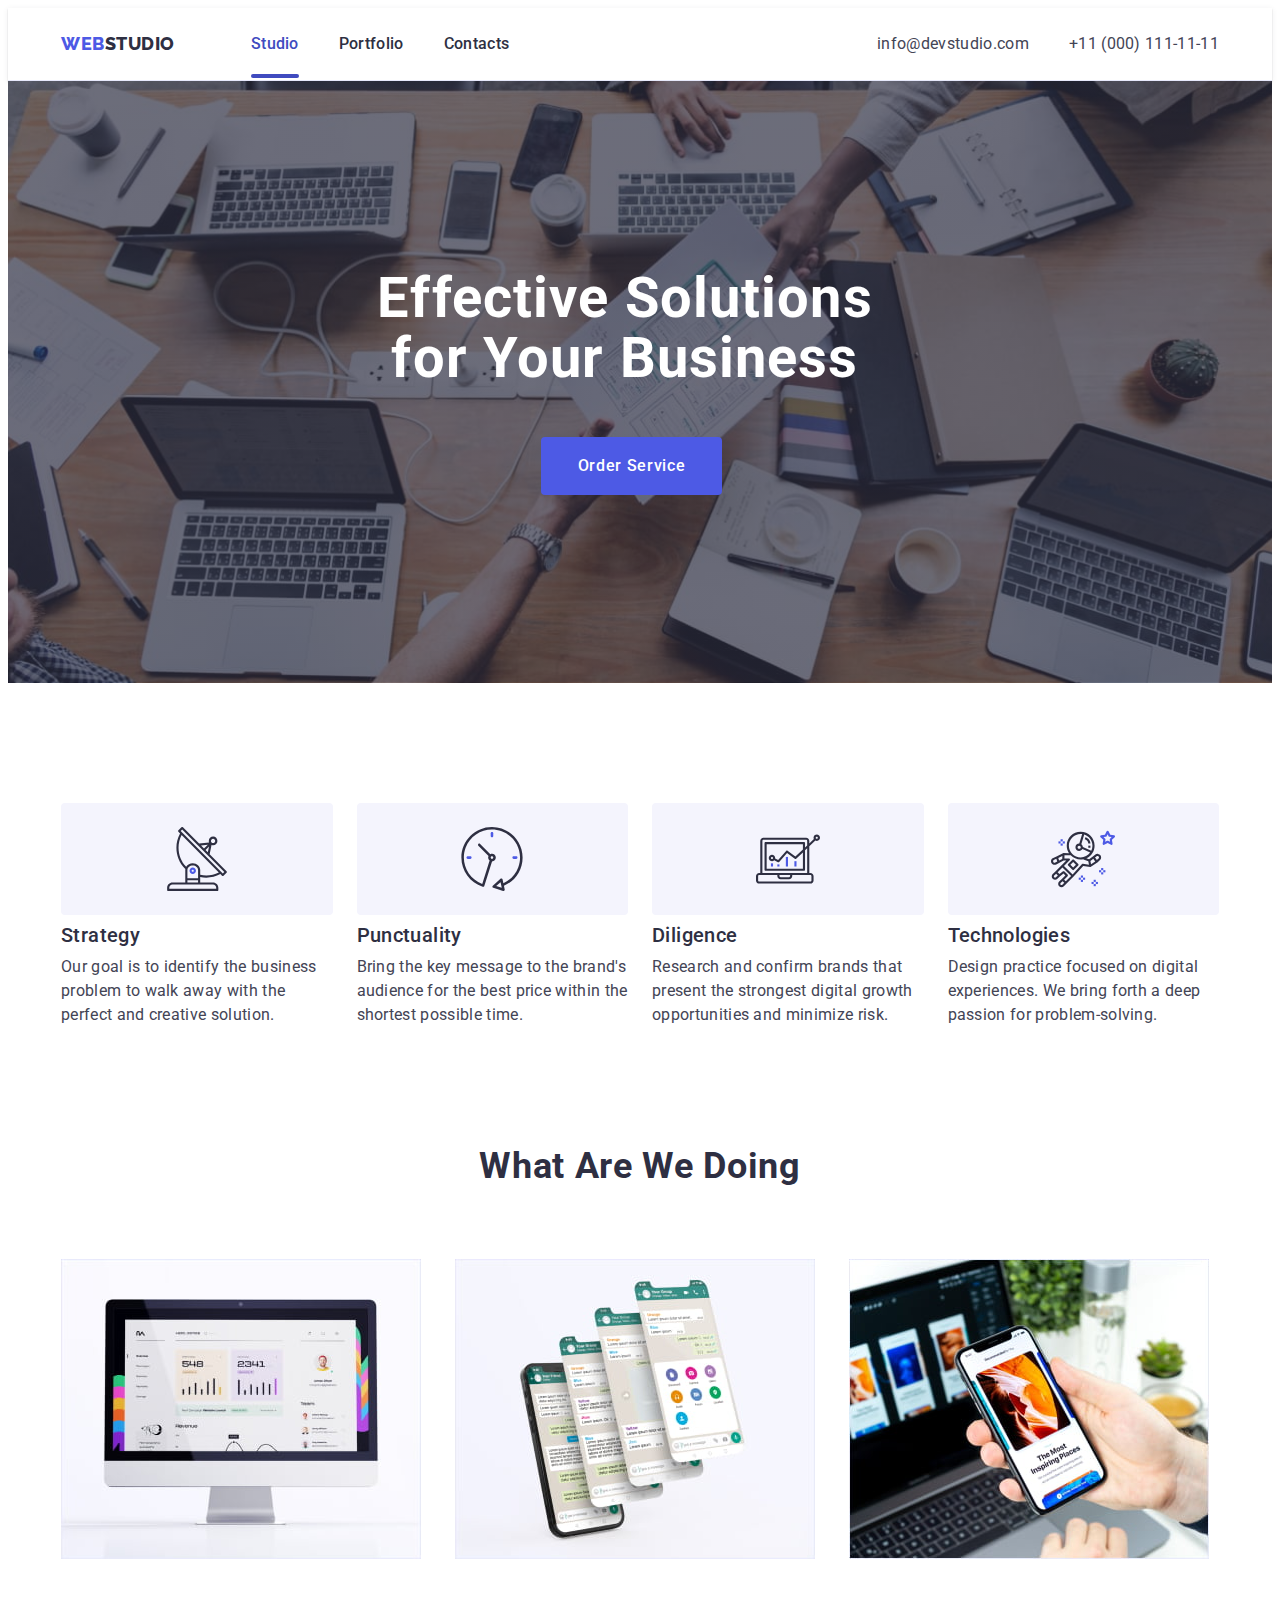
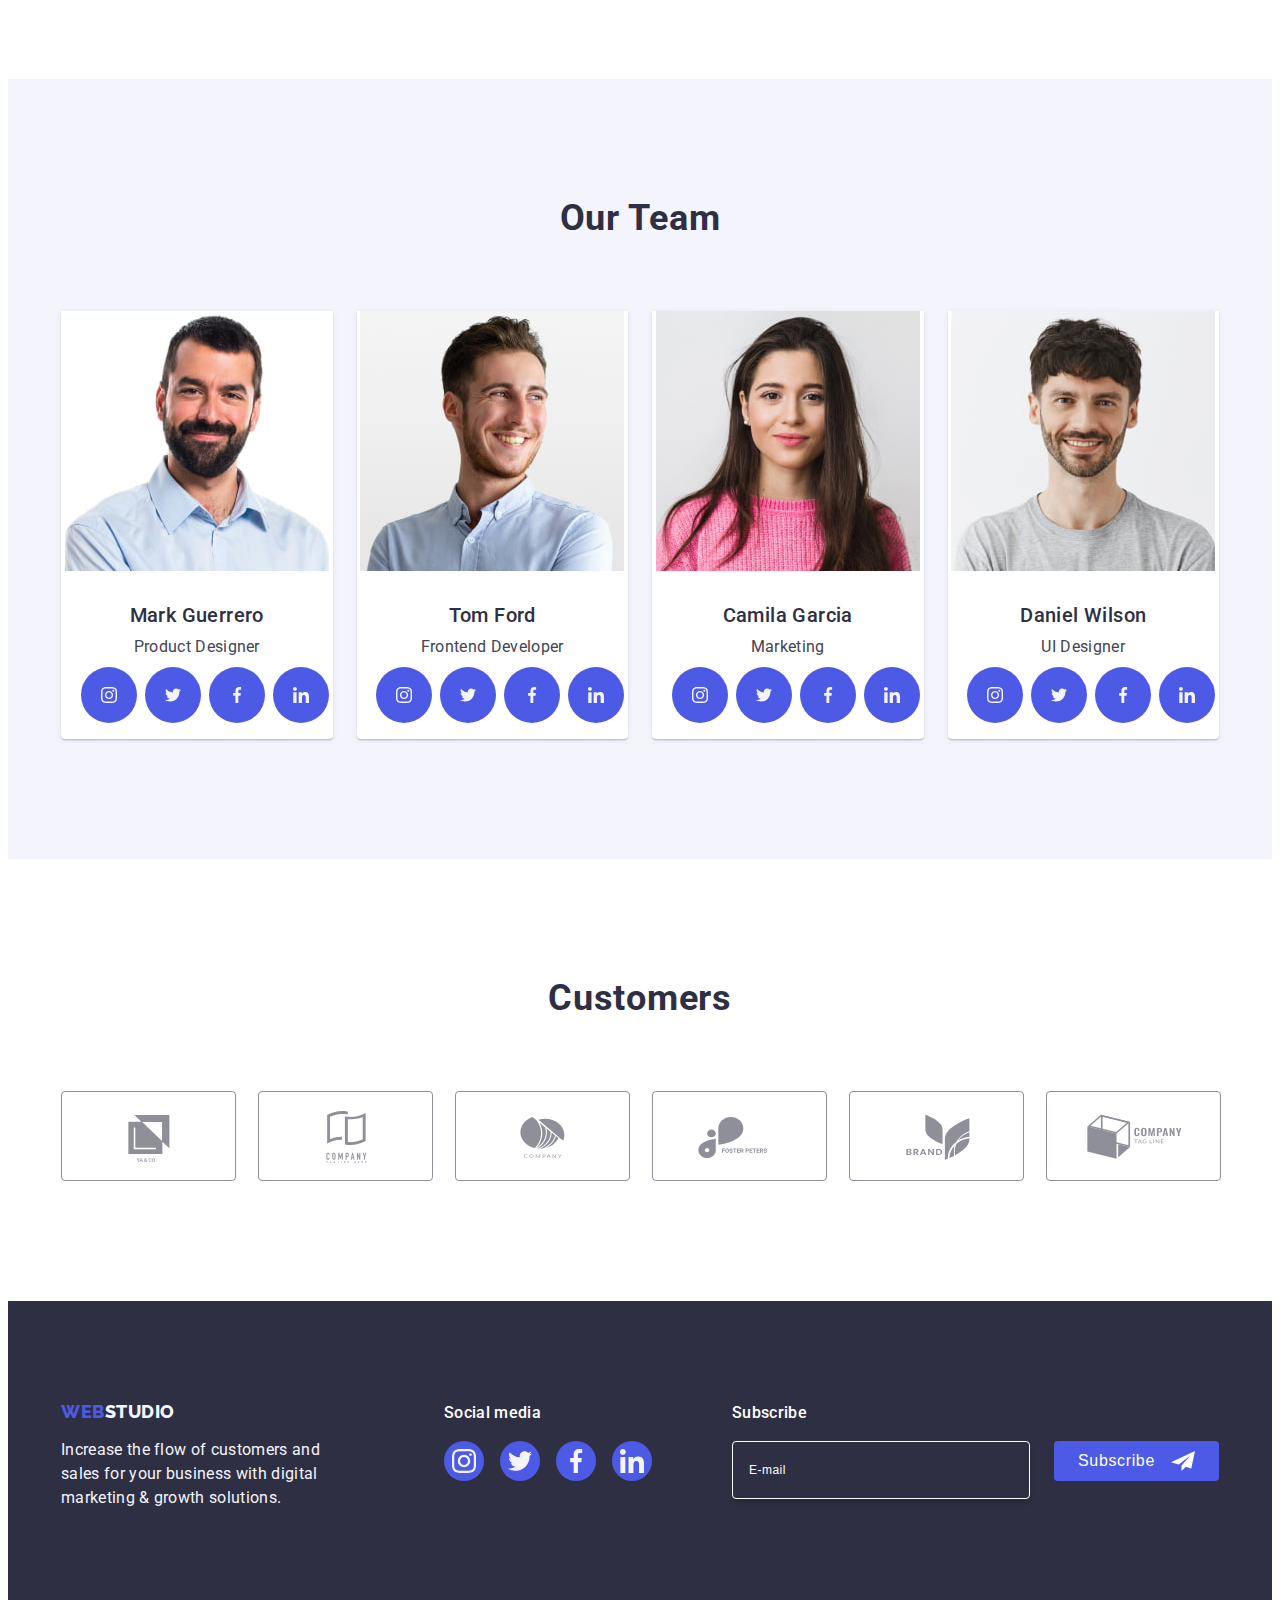
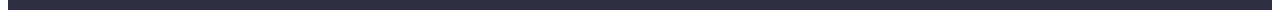
<file: index.html>
<!DOCTYPE html>
<html lang="en">

<head>
    <meta charset="utf-8" />
    <title>Web Studia</title>
    <link rel="stylesheet" href="https://cdnjs.cloudflare.com/ajax/libs/modern-normalize/2.0.0/modern-normalize.min.css"
        integrity="sha512-4xo8blKMVCiXpTaLzQSLSw3KFOVPWhm/TRtuPVc4WG6kUgjH6J03IBuG7JZPkcWMxJ5huwaBpOpnwYElP/m6wg=="
        crossorigin="anonymous" referrerpolicy="no-referrer" />
    <link rel="stylesheet" href="./css/styles.css">
    <link rel="preconnect" href="https://fonts.googleapis.com">
    <link rel="preconnect" href="https://fonts.gstatic.com" crossorigin>
    <link href="https://fonts.googleapis.com/css2?family=Raleway:wght@800&family=Roboto:wght@400;500;700&display=swap"
        rel="stylesheet">
</head>
<!-- Body -->

<body>

    <!-- Logo + Menu nav + Adress -->

    <header class="page-header">
        <div class="container header-container">
            <nav class="nav">
                <a class="link link-logo" href="./index.html">Web<span class="logo-text">Studio</span></a>
                <ul class="list">
                    <li class="list-item">
                        <a class="link nav-list-item current" href="./index.html">Studio</a>
                    </li>
                    <li class="list-item">
                        <a class="link nav-list-item" href="./portfolio.html">Portfolio</a>
                    </li>
                    <li class="list-item">
                        <a class="link nav-list-item" href="">Contacts</a>
                    </li>
                </ul>
            </nav>
            <address class="address">
                <ul class="list address-list">
                    <li class="address-list-item">
                        <a class="link-address link" href="mailto:info@devstudio.com">info@devstudio.com</a>
                    </li>
                    <li class="address-list-item">
                        <a class="link-address link" href="tel:110001111111">+11 (000) 111-11-11</a>
                    </li>
                </ul>
            </address>
        </div>

    </header>

    <main>
        <!-- Section 1 (Hero) -->

        <section class="hero">
            <div class="container">
                <h1 class="hero-title">Effective Solutions for Your Business
                </h1>
                <button type="button" class="hero-button-text" data-modal-open>Order Service</button>
            </div>
        </section>

        <!-- Section 2 (Features) -->
        <section class="feature">
            <div class="container">
                <h2 class="visually-hidden">Feature</h2>
                <ul class="list list-feature">
                    <li class="list-item-feature">
                        <div class="list-item-feature-image">
                            <svg width="64" height="64">
                                <use href="./images/icons.svg#icon-antenna"></use>
                            </svg>
                        </div>
                        <h3 class="list-item-title-feature">Strategy</h3>
                        <p class="feature-list-discription">Our goal is to identify the business
                            problem to walk away with the perfect and creative solution.</p>
                    </li>
                    <li class="list-item-feature">
                        <div class="list-item-feature-image">
                            <svg width="64" height="64">
                                <use href="./images/icons.svg#icon-clock"></use>
                            </svg>
                        </div>
                        <h3 class="list-item-title-feature">Punctuality</h3>
                        <p class="feature-list-discription">Bring the key message to the brand's audience for the
                            best
                            price within the shortest possible
                            time.</p>
                    </li>
                    <li class="list-item-feature">
                        <div class="list-item-feature-image">
                            <svg width="64" height="64">
                                <use href="./images/icons.svg#icon-diagram"></use>
                            </svg>
                        </div>
                        <h3 class="list-item-title-feature">Diligence</h3>
                        <p class="feature-list-discription">Research and confirm brands that present the strongest
                            digital growth opportunities and minimize
                            risk.</p>
                    </li>
                    <li class="list-item-feature">
                        <div class="list-item-feature-image">
                            <svg width="64" height="64">
                                <use href="./images/icons.svg#icon-astronaut"></use>
                            </svg>
                        </div>
                        <h3 class="list-item-title-feature">Technologies</h3>
                        <p class="feature-list-discription">Design practice focused on digital experiences. We bring
                            forth a deep passion for
                            problem-solving.</p>
                    </li>
                </ul>
            </div>
        </section>
        <!-- Section 3 (Projects)-->
        <section class="projects">
            <div class="container">
                <h2 class="projects-title">What are we doing</h2>
                <ul class="list">
                    <li class="project-list-item">
                        <img src="./images/what-are-we-doing/box1.jpg" alt="box1" width="360" class="projects-img">
                    </li>
                    <li class="project-list-item">
                        <img src="./images/what-are-we-doing/box2.jpg" alt="box2" width="360" class="projects-img">
                    </li>
                    <li class="project-list-item">
                        <img src="./images/what-are-we-doing/box3.jpg" alt="box3" width="360" class="projects-img">
                    </li>
                </ul>
            </div>
        </section>
        <!-- Section 4 (Team) -->
        <section class="team">
            <div class="container">
                <h2 class="team-title">Our Team</h2>
                <ul class="list ul-team-list">
                    <li class="team-list">
                        <img class="team-list-img" src="./images/our-team/mark.jpg" alt="mark" width="264">
                        <div class="team-card-description">
                            <h3 class="team-list-item">Mark Guerrero</h3>
                            <p class="team-list-description">Product Designer</p>
                            <ul class="team-list-icons">
                                <li class="team-list-icons-item">
                                    <a class="team-list-icons-link" href="https://www.instagram.com" target="_blank">
                                        <svg class="team-icon-svg" width="16" height="16">
                                            <use href="./images/icons.svg#icon-instagram">
                                            </use>
                                        </svg>
                                    </a>
                                </li>
                                <li class="team-list-icons-item">
                                    <a class="team-list-icons-link" href="https://www.twitter.com/" target="_blank">
                                        <svg class="team-icon-svg" width="16" height="16">
                                            <use href="./images/icons.svg#icon-twitter"></use>
                                        </svg>
                                    </a>
                                </li>
                                <li class="team-list-icons-item">
                                    <a class="team-list-icons-link" href="https://www.facebook.com/" target="_blank">
                                        <svg class="team-icon-svg" width="16" height="16">
                                            <use href="./images/icons.svg#icon-facebook"></use>
                                        </svg>
                                    </a>
                                </li>
                                <li class="team-list-icons-item">
                                    <a class="team-list-icons-link" href="https://www.linkedin.com/" target="_blank">
                                        <svg class="team-icon-svg" width="16" height="16">
                                            <use href="./images/icons.svg#icon-linkedin"></use>
                                        </svg>
                                    </a>
                                </li>
                            </ul>
                        </div>
                    </li>

                    <li class="team-list">
                        <img class="team-list-img" src="./images/our-team/tom.jpg" alt="tom" width="264">
                        <div class="team-card-description">
                            <h3 class="team-list-item">Tom Ford</h3>
                            <p class="team-list-description">Frontend Developer</p>
                            <ul class="team-list-icons">
                                <li class="team-list-icons-item">
                                    <a class="team-list-icons-link" href="https://www.instagram.com" target="_blank">
                                        <svg class="team-icon-svg" width="16" height="16">
                                            <use href="./images/icons.svg#icon-instagram">
                                            </use>
                                        </svg>
                                    </a>
                                </li>
                                <li class="team-list-icons-item">
                                    <a class="team-list-icons-link" href="https://www.twitter.com/" target="_blank">
                                        <svg class="team-icon-svg" width="16" height="16">
                                            <use href="./images/icons.svg#icon-twitter"></use>
                                        </svg>
                                    </a>
                                </li>
                                <li class="team-list-icons-item">
                                    <a class="team-list-icons-link" href="https://www.facebook.com/" target="_blank">
                                        <svg class="team-icon-svg" width="16" height="16">
                                            <use href="./images/icons.svg#icon-facebook"></use>
                                        </svg>
                                    </a>
                                </li>
                                <li class="team-list-icons-item">
                                    <a class="team-list-icons-link" href="https://www.linkedin.com/" target="_blank">
                                        <svg class="team-icon-svg" width="16" height="16">
                                            <use href="./images/icons.svg#icon-linkedin"></use>
                                        </svg>
                                    </a>
                                </li>
                            </ul>
                        </div>
                    </li>

                    <li class="team-list">
                        <img class="team-list-img" src="./images/our-team/camila.jpg" alt="camila" width="264">
                        <div class="team-card-description">
                            <h3 class="team-list-item">Camila Garcia</h3>
                            <p class="team-list-description">Marketing</p>
                            <ul class="team-list-icons">
                                <li class="team-list-icons-item">
                                    <a class="team-list-icons-link" href="https://www.instagram.com" target="_blank">
                                        <svg class="team-icon-svg" width="16" height="16">
                                            <use href="./images/icons.svg#icon-instagram">
                                            </use>
                                        </svg>
                                    </a>
                                </li>
                                <li class="team-list-icons-item">
                                    <a class="team-list-icons-link" href="https://www.twitter.com/" target="_blank">
                                        <svg class="team-icon-svg" width="16" height="16">
                                            <use href="./images/icons.svg#icon-twitter"></use>
                                        </svg>
                                    </a>
                                </li>
                                <li class="team-list-icons-item">
                                    <a class="team-list-icons-link" href="https://www.facebook.com/" target="_blank">
                                        <svg class="team-icon-svg" width="16" height="16">
                                            <use href="./images/icons.svg#icon-facebook"></use>
                                        </svg>
                                    </a>
                                </li>
                                <li class="team-list-icons-item">
                                    <a class="team-list-icons-link" href="https://www.linkedin.com/" target="_blank">
                                        <svg class="team-icon-svg" width="16" height="16">
                                            <use href="./images/icons.svg#icon-linkedin"></use>
                                        </svg>
                                    </a>
                                </li>
                            </ul>
                        </div>
                    </li>

                    <li class="team-list">
                        <img class="team-list-img" src="./images/our-team/daniel.jpg" alt="daniel" width="264">
                        <div class="team-card-description">
                            <h3 class="team-list-item">Daniel Wilson</h3>
                            <p class="team-list-description">UI Designer</p>
                            <ul class="team-list-icons">
                                <li class="team-list-icons-item">
                                    <a class="team-list-icons-link" href="https://www.instagram.com" target="_blank">
                                        <svg class="team-icon-svg" width="16" height="16">
                                            <use href="./images/icons.svg#icon-instagram">
                                            </use>
                                        </svg>
                                    </a>
                                </li>
                                <li class="team-list-icons-item">
                                    <a class="team-list-icons-link" href="https://www.twitter.com/" target="_blank">
                                        <svg class="team-icon-svg" width="16" height="16">
                                            <use href="./images/icons.svg#icon-twitter"></use>
                                        </svg>
                                    </a>
                                </li>
                                <li class="team-list-icons-item">
                                    <a class="team-list-icons-link" href="https://www.facebook.com/" target="_blank">
                                        <svg class="team-icon-svg" width="16" height="16">
                                            <use href="./images/icons.svg#icon-facebook"></use>
                                        </svg>
                                    </a>
                                </li>
                                <li class="team-list-icons-item">
                                    <a class="team-list-icons-link" href="https://www.linkedin.com/" target="_blank">
                                        <svg class="team-icon-svg" width="16" height="16">
                                            <use href="./images/icons.svg#icon-linkedin"></use>
                                        </svg>
                                    </a>
                                </li>
                            </ul>
                        </div>
                    </li>

                </ul>
            </div>
        </section>
        <!-- Section 5 (Custumers) -->
        <section class="custumers">
            <div class="container">
                <h2 class="custumers-title">Customers</h2>
                <ul class="list custumers-list">
                    <li class="custumers-list-item">
                        <a class="custumers-list-item-icon" href="#">
                            <svg class="custumers-list-svg" width="104" height="56">
                                <use href="./images/icons.svg#icon-Logo"></use>
                            </svg>
                        </a>
                    </li>
                    <li class="custumers-list-item">
                        <a class="custumers-list-item-icon" href="#">
                            <svg class="custumers-list-svg" width="104" height="56">
                                <use href="./images/icons.svg#icon-Logo1"></use>
                            </svg>
                        </a>
                    </li>
                    <li class="custumers-list-item">
                        <a class="custumers-list-item-icon" href="#">
                            <svg class="custumers-list-svg" width="104" height="56">
                                <use href="./images/icons.svg#icon-Logo2"></use>
                            </svg>
                        </a>
                    </li>
                    <li class="custumers-list-item">
                        <a class="custumers-list-item-icon" href="#">
                            <svg class="custumers-list-svg" width="104" height="56">
                                <use href="./images/icons.svg#icon-Logoiconka"></use>
                            </svg>
                        </a>
                    </li>
                    <li class="custumers-list-item">
                        <a class="custumers-list-item-icon" href="#">
                            <svg class="custumers-list-svg" width="104" height="56">
                                <use href="./images/icons.svg#icon-Logo3"></use>
                            </svg>
                        </a>

                    </li>
                    <li class="custumers-list-item">
                        <a class="custumers-list-item-icon" href="#">
                            <svg class="custumers-list-svg" width="104" height="56">
                                <use href="./images/icons.svg#icon-Logo4"></use>
                            </svg>
                        </a>
                    </li>
                </ul>
            </div>
        </section>
    </main>
    <!-- Footer -->
    <footer class="footer">
        <div class="container footer-all">
            <div class="footer-logo">
                <a class="footer-link" href="./index.html">Web<span class="fotter-logo-text">Studio</span></a>
                <p class="footer-description">Increase the flow of customers and sales for your business with digital
                    marketing
                    & growth solutions.
                </p>
            </div>
            <div class="footer-social">
                <p class="footer-social-title">Social media</p>
                <ul class="footer-list-icons">
                    <li class="footer-list-icons-item">
                        <a class="footer-list-icons-link" href="https://www.instagram.com" target="_blank">
                            <svg class="footer-list-svg" width="24" height="24">
                                <use href="./images/icons.svg#icon-instagram"></use>
                            </svg>
                        </a>
                    </li>
                    <li class="footer-list-icons-item">
                        <a class="footer-list-icons-link" href="https://www.twitter.com/" target="_blank">
                            <svg class="footer-list-svg" width="24" height="24">
                                <use href="./images/icons.svg#icon-twitter">
                                </use>
                            </svg>
                        </a>
                    </li>
                    <li class="footer-list-icons-item">
                        <a class="footer-list-icons-link" href="https://www.facebook.com/" target="_blank">
                            <svg class="footer-list-svg" width="24" height="24">
                                <use href="./images/icons.svg#icon-facebook">

                                </use>
                            </svg></a>
                    </li>
                    <li class="footer-list-icons-item">
                        <a class="footer-list-icons-link" href="https://www.linkedin.com/" target="_blank">
                            <svg class="footer-list-svg" width="24" height="24">
                                <use href="./images/icons.svg#icon-linkedin">
                                </use>
                            </svg></a>
                    </li>
                </ul>
            </div>
            <div class="footer-subscribe">
                <p class="footer-subscribe-text">Subscribe</p>
                <form class="footer-subscribe-form">
                    <label class="footer-subscribe-label">
                        <input class="footer-subscribe-input" type="email" name="footer-subscribe-line"
                            placeholder="E-mail">
                    </label>
                    <button class="footer-subscribe-btn" type="submit">Subscribe
                        <svg class="footer-subscribe-icon" width="24" height="24">
                            <use href="./images/icons.svg#icon-Frame-discription"></use>
                        </svg></button>
                </form>
            </div>
        </div>

    </footer>

    <!-- Modal window -->

    <div class="backdrop is-hidden" data-modal>
        <div class="modal">
            <button type="button" class="close-btn" data-modal-close>
                <svg class="close-btn-icon" width="8" height="8">
                    <use href="./images/icons.svg#icon-close-black-18dp-2-1"></use>
                </svg>
            </button>
            <p class="modal-window-title">Leave your contacts and we will call you back</p>
            <form class="modal-window-form">
                <div class="modal-window-main">
                    <label for="user-name" class="modal-list-item">Name</label>
                    <div class="modal-list-item-container">
                        <input class="modal-input" id="user-name" type="text" name="user-name" required>
                        <svg class="modal-list-item-svg" width="18" height="24">
                            <use href="./images/icons.svg#icon-person-black"></use>
                        </svg>
                    </div>
                </div>
                <div class="modal-window-main">
                    <label for="user-phone" class="modal-list-item">Phone</label>
                    <div class="modal-list-item-container">
                        <input class="modal-input" id="user-phone" type="tel" name="user-phone" required>
                        <svg class="modal-list-item-svg" width="18" height="24">
                            <use href="./images/icons.svg#icon-phone-black"></use>
                        </svg>
                    </div>
                </div>
                <div class="modal-window-main">
                    <label for="user-email" class="modal-list-item">Email</label>
                    <div class="modal-list-item-container">
                        <input class="modal-input" id="user-email" type="email" name="user-email" required>
                        <svg class="modal-list-item-svg" width="18" height="24">
                            <use href="./images/icons.svg#icon-email-black"></use>
                        </svg>
                    </div>
                </div>

                <div class="modal-window-texarea">
                    <label for="user-comment" class="modal-list-item">Comment</label>
                    <textarea class="modal-input-comment" id="user-comment" name="user-comment" rows="10"
                        placeholder="Text input" required></textarea>

                </div>

                <div class="checkbox-container">
                    <input class="checkbox-container-input visually-hidden " type="checkbox" name="user-privacy"
                        value="true" id="user-privacy">
                    <label class="checkbox-text" for="user-privacy">
                        <span class="checkbox-icon">
                            <svg class="checkbox-icon-svg" height="8" width="10">
                                <use href="./images/icons.svg#icon-Vector-1"></use>
                            </svg>
                        </span>
                        I accept the terms and conditions of the
                        <a class="checkbox-text-link" href="#" target="_blank" rel="noopenner noreferrer">Privacy
                            Policy
                        </a>
                    </label>
                </div>
                <button class="checkbox-btn" type="submit">Send</button>

            </form>
        </div>

    </div>
    <script src="./js/modal.js"></script>

</body>

</html>
</file>
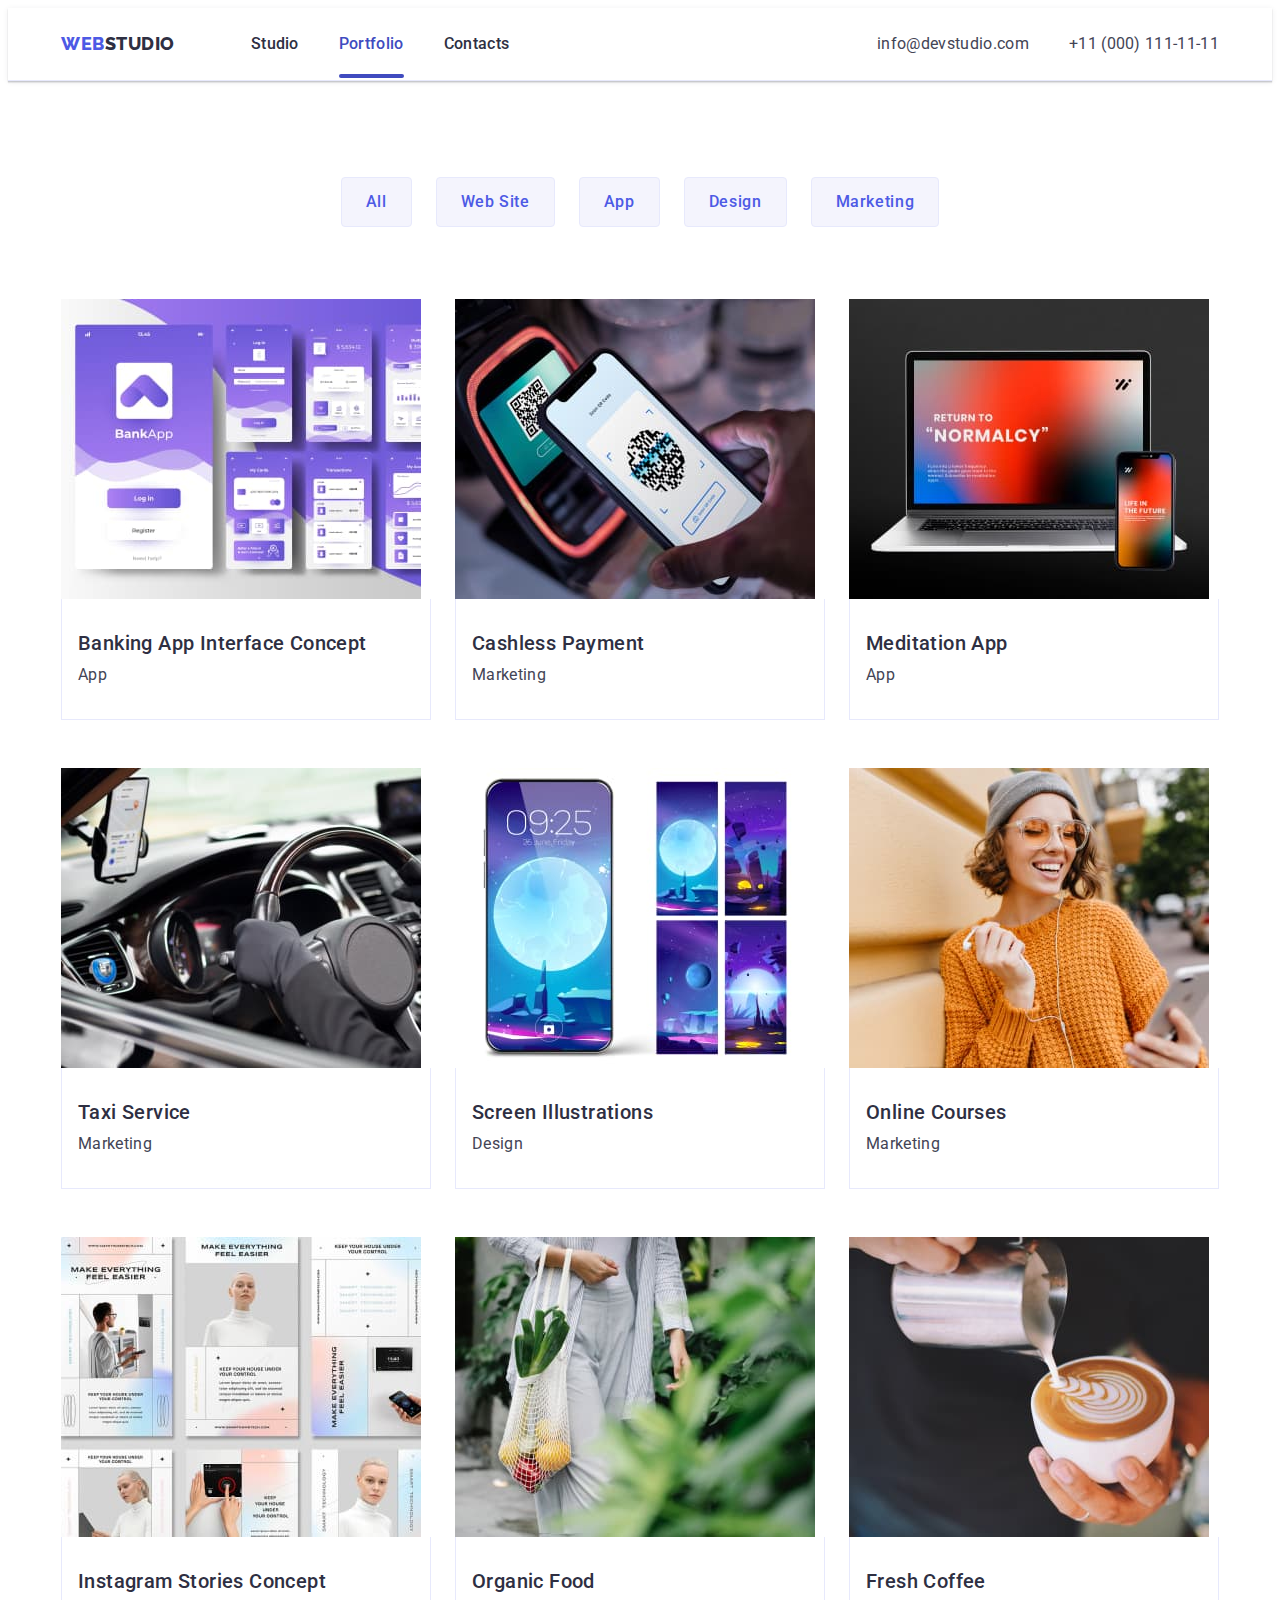
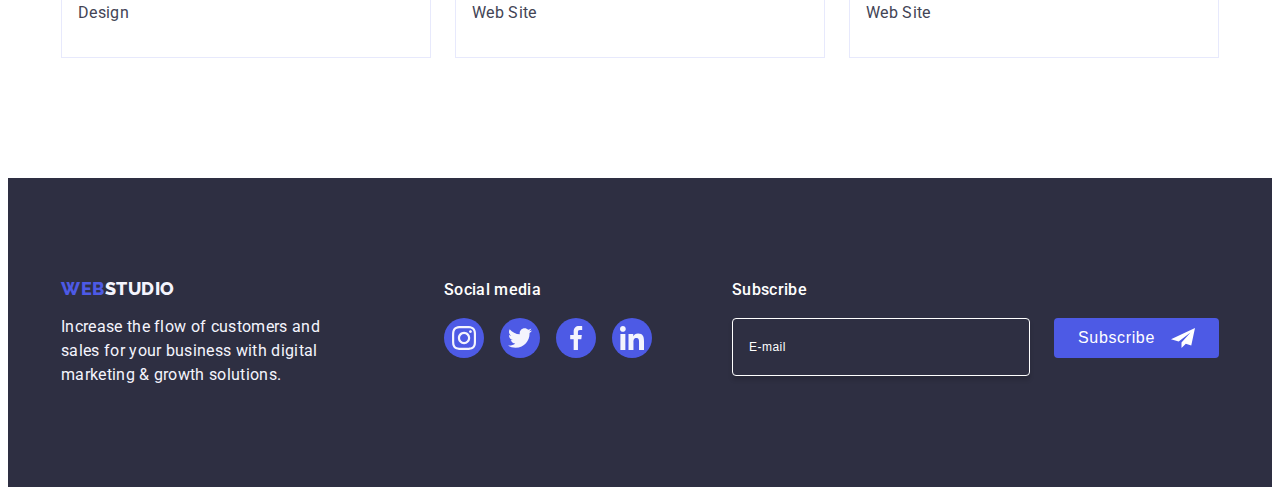
<file: portfolio.html>
<!DOCTYPE html>
<html lang="en">

<head>
    <meta charset="utf-8" />
    <title>Web Studia</title>
    <link rel="stylesheet" href="https://cdnjs.cloudflare.com/ajax/libs/modern-normalize/2.0.0/modern-normalize.min.css"
        integrity="sha512-4xo8blKMVCiXpTaLzQSLSw3KFOVPWhm/TRtuPVc4WG6kUgjH6J03IBuG7JZPkcWMxJ5huwaBpOpnwYElP/m6wg=="
        crossorigin="anonymous" referrerpolicy="no-referrer" />
    <link rel="stylesheet" href="./css/styles.css">
    <link rel="preconnect" href="https://fonts.googleapis.com">
    <link rel="preconnect" href="https://fonts.gstatic.com" crossorigin>
    <link href="https://fonts.googleapis.com/css2?family=Raleway:wght@800&family=Roboto:wght@400;500;700&display=swap"
        rel="stylesheet">
</head>

<body>
    <header class="page-header">
        <div class="container header-container">
            <nav class="nav">
                <a class="link link-logo" href="./index.html">Web<span class="logo-text">Studio</span></a>
                <ul class="list">
                    <li class="list-item">
                        <a class="link nav-list-item" href="./index.html">Studio</a>
                    </li>
                    <li class="list-item">
                        <a class="link nav-list-item current" href="./portfolio.html">Portfolio</a>
                    </li>
                    <li class="list-item">
                        <a class="link nav-list-item" href="">Contacts</a>
                    </li>
                </ul>
            </nav>
            <address class="address">
                <ul class="list address-list">
                    <li class="address-list-item">
                        <a class="link-address link" href="mailto:info@devstudio.com">info@devstudio.com</a>
                    </li>
                    <li class="address-list-item">
                        <a class="link-address link" href="tel:110001111111">+11 (000) 111-11-11</a>
                    </li>
                </ul>
            </address>
        </div>

    </header>

    <main>
        <!-- Section 1-->
        <section class="row">
            <div class="container container-row">
                <h1 class="visually-hidden">Filters</h1>
                <ul class="list ul-list-filter">
                    <li class="list-filter-item">
                        <button type="button" class="filter-button">All</button>
                    </li>
                    <li class="list-filter-item">
                        <button type="button" class="filter-button">Web Site</button>
                    </li>
                    <li class="list-filter-item">
                        <button type="button" class="filter-button">App</button>
                    </li>
                    <li class="list-filter-item">
                        <button type="button" class="filter-button">Design</button>
                    </li>
                    <li class="list-filter-item">
                        <button type="button" class="filter-button">Marketing</button>
                    </li>
                </ul>

                <ul class="list menu-apps">

                    <li class="menu-apps-item">
                        <a class="link menu-apps-item-link" href="#">
                            <div class="overlay-box">
                                <img class="overlay-img" src="./images/row1/projectcard1.jpg"
                                    alt="Banking App Interface Concept" width="360">
                                <p class="overlay">
                                    14 Stylish and User-Friendly App Design Concepts · Task
                                    Manager App · Calorie
                                    Tracker
                                    App · Exotic
                                    Fruit Ecommerce App ·
                                    Cloud Storage App
                                </p>
                            </div>
                            <div class="menu-apps-description">
                                <h2 class="row-list-item">Banking App Interface Concept</h2>
                                <p class="row-list-descreption">App</p>
                            </div>
                        </a>
                    </li>

                    <li class=" menu-apps-item">
                        <a class="link menu-apps-item-link" href="#">
                            <div class="overlay-box">
                                <img src="./images/row1/projectcard2.jpg" alt="Cashless Payment" width="360">
                                <p class="overlay">14 Stylish and User-Friendly App Design Concepts · Task
                                    Manager App · Calorie
                                    Tracker
                                    App · Exotic
                                    Fruit Ecommerce App ·
                                    Cloud Storage App
                                </p>
                            </div>
                            <div class="menu-apps-description">
                                <h2 class="row-list-item">Cashless Payment</h2>
                                <p class="row-list-descreption">Marketing</p>
                            </div>
                        </a>
                    </li>

                    <li class=" menu-apps-item">
                        <a class="link menu-apps-item-link" href="#">
                            <div class="overlay-box">
                                <img src="./images/row1/projectcard3.jpg" alt="Meditation App App" width="360">
                                <p class="overlay">14 Stylish and User-Friendly App Design Concepts · Task
                                    Manager App · Calorie
                                    Tracker
                                    App · Exotic
                                    Fruit Ecommerce App ·
                                    Cloud Storage App
                                </p>
                            </div>
                            <div class="menu-apps-description">
                                <h2 class="row-list-item">Meditation App</h2>
                                <p class="row-list-descreption">App</p>
                            </div>
                        </a>
                    </li>

                    <li class="menu-apps-item">
                        <a class="link menu-apps-item-link" href="#">
                            <div class="overlay-box">
                                <img src="./images/row2/projectcard1.jpg" alt="Taxi Service" width="360">
                                <p class="overlay">14 Stylish and User-Friendly App Design Concepts · Task
                                    Manager App · Calorie
                                    Tracker
                                    App · Exotic
                                    Fruit Ecommerce App ·
                                    Cloud Storage App
                                </p>
                            </div>
                            <div class="menu-apps-description">
                                <h2 class="row-list-item">Taxi Service</h2>
                                <p class="row-list-descreption">Marketing</p>
                            </div>
                        </a>
                    </li>

                    <li class="menu-apps-item">
                        <a class="link menu-apps-item-link" href="#">
                            <div class="overlay-box">
                                <img src="./images/row2/projectcard2.jpg" alt="Screen Illustrations" width="360">
                                <p class="overlay">14 Stylish and User-Friendly App Design Concepts · Task
                                    Manager App · Calorie
                                    Tracker
                                    App · Exotic
                                    Fruit Ecommerce App ·
                                    Cloud Storage App
                                </p>
                            </div>
                            <div class="menu-apps-description">
                                <h2 class="row-list-item">Screen Illustrations</h2>
                                <p class="row-list-descreption">Design</p>
                            </div>
                        </a>
                    </li>

                    <li class="menu-apps-item">
                        <a class="link menu-apps-item-link" href="#">
                            <div class="overlay-box">
                                <img src="./images/row2/projectcard3.jpg" alt="Online Courses" width="360">
                                <p class="overlay">14 Stylish and User-Friendly App Design Concepts · Task
                                    Manager App · Calorie
                                    Tracker
                                    App · Exotic
                                    Fruit Ecommerce App ·
                                    Cloud Storage App
                                </p>
                            </div>
                            <div class="menu-apps-description">
                                <h2 class="row-list-item">Online Courses</h2>
                                <p class="row-list-descreption">Marketing</p>
                            </div>
                        </a>
                    </li>

                    <li class="menu-apps-item">
                        <a class="link menu-apps-item-link" href="#">
                            <div class="overlay-box">
                                <img src="./images/row3/projectcard1.jpg" alt="Instagram Stories Concept" width="360">
                                <p class="overlay">14 Stylish and User-Friendly App Design Concepts · Task
                                    Manager App · Calorie
                                    Tracker
                                    App · Exotic
                                    Fruit Ecommerce App ·
                                    Cloud Storage App
                                </p>
                            </div>
                            <div class="menu-apps-description">
                                <h2 class="row-list-item">Instagram Stories Concept</h2>
                                <p class="row-list-descreption">Design</p>
                            </div>
                        </a>
                    </li>

                    <li class="menu-apps-item">
                        <a class="link menu-apps-item-link" href="#">
                            <div class="overlay-box">
                                <img src="./images/row3/projectcard2.jpg" alt="Organic Food" width="360">
                                <p class="overlay">14 Stylish and User-Friendly App Design Concepts · Task
                                    Manager App · Calorie
                                    Tracker
                                    App · Exotic
                                    Fruit Ecommerce App ·
                                    Cloud Storage App
                                </p>
                            </div>
                            <div class="menu-apps-description">
                                <h2 class="row-list-item">Organic Food</h2>
                                <p class="row-list-descreption">Web Site</p>
                            </div>
                        </a>
                    </li>

                    <li class="menu-apps-item">
                        <a class="link menu-apps-item-link" href="#">
                            <div class="overlay-box">
                                <img src="./images/row3/projectcard3.jpg" alt="Fresh Coffee" width="360">
                                <p class="overlay">14 Stylish and User-Friendly App Design Concepts · Task
                                    Manager App · Calorie
                                    Tracker
                                    App · Exotic
                                    Fruit Ecommerce App ·
                                    Cloud Storage App
                                </p>
                            </div>
                            <div class="menu-apps-description">
                                <h2 class="row-list-item">Fresh Coffee</h2>
                                <p class="row-list-descreption">Web Site</p>
                            </div>
                        </a>
                    </li>

                </ul>
            </div>
        </section>
    </main>
    <!-- Footer -->
    <footer class="footer">
        <div class="container footer-all">
            <div class="footer-logo">
                <a class="footer-link" href="./index.html">Web<span class="fotter-logo-text">Studio</span></a>
                <p class="footer-description">Increase the flow of customers and sales for your business with digital
                    marketing
                    & growth solutions.
                </p>
            </div>
            <div class="footer-social">
                <p class="footer-social-title">Social media</p>
                <ul class="footer-list-icons">
                    <li class="footer-list-icons-item">
                        <a class="footer-list-icons-link" href="https://www.instagram.com" target="_blank">
                            <svg class="footer-list-svg" width="24" height="24">
                                <use href="./images/icons.svg#icon-instagram"></use>
                            </svg>
                        </a>
                    </li>
                    <li class="footer-list-icons-item">
                        <a class="footer-list-icons-link" href="https://www.twitter.com/" target="_blank">
                            <svg class="footer-list-svg" width="24" height="24">
                                <use href="./images/icons.svg#icon-twitter">
                                </use>
                            </svg>
                        </a>
                    </li>
                    <li class="footer-list-icons-item">
                        <a class="footer-list-icons-link" href="https://www.facebook.com/" target="_blank">
                            <svg class="footer-list-svg" width="24" height="24">
                                <use href="./images/icons.svg#icon-facebook">

                                </use>
                            </svg></a>
                    </li>
                    <li class="footer-list-icons-item">
                        <a class="footer-list-icons-link" href="https://www.linkedin.com/" target="_blank">
                            <svg class="footer-list-svg" width="24" height="24">
                                <use href="./images/icons.svg#icon-linkedin">

                                </use>
                            </svg></a>
                    </li>
                </ul>
            </div>
            <div class="footer-subscribe">
                <p class="footer-subscribe-text">Subscribe</p>
                <form class="footer-subscribe-form">
                    <label class="footer-subscribe-label">
                        <input class="footer-subscribe-input" type="email" name="footer-subscribe-line"
                            placeholder="E-mail">
                    </label>
                    <button class="footer-subscribe-btn" type="submit">Subscribe
                        <svg class="footer-subscribe-icon" width="24" height="24">
                            <use href="./images/icons.svg#icon-Frame-discription"></use>
                        </svg></button>
                </form>
            </div>
        </div>

    </footer>
</body>

</html>
</file>
<file: css/styles.css>
/* Base stles */
body {
    font-family: "Roboto", sans-serif;
    background: #FFF;
    font-size: 16px;
    line-height: 1.5;
    letter-spacing: 0.02em;
    color: #434455;
}

.link {
    text-decoration: none;
}

:root {
    /* Colors */
    --link-logo: #4d5ae5;
    --logo-text-color: #2E2F42;
    --link-item: #2E2F42;
    --list-item: #2e2f42;
    --list-address: #434455;
    --list-item-title-feature: #2E2F42;
    --footer-logo-text: #4D5AE5;
    --footer-link: #4d5ae5;
    --filter-button: #4D5AE5;
    --filter-background: #F4F4FD;
    --row-list-item: #2e2f42;
    --row-list-des: #434455;
    --cloud: #F4F4FD;
    --custumers-icon-color: #8E8F99;
    --footer-social-title: #FFFFFF;
    --footer-list-icons-background: #4d5ae5;
    --footer-list-icons-background-green: #31D0AA;
    --overlay-text: #f4f4fd;
    --custumers-icon: #8e8f99;
}

.container {
    width: 1158px;
    padding: 0 15px;
    margin-left: auto;
    margin-right: auto;
}

.visually-hidden {
    position: absolute;
    width: 1px;
    height: 1px;
    margin: -1px;
    border: 0;
    padding: 0;
    white-space: nowrap;
    clip-path: inset(100%);
    clip: rect(0 0 0 0);
    overflow: hidden;
}

/* Гумові картинки */
img {
    display: block;
    max-width: 100%;
    height: auto;
}



/* Reset start */
h1,
h2,
h3,
h4,
h5,
h6,
p {
    margin: 0;
}

.list {
    margin: 0;
    padding-left: 0;
}

/* Reset end */

/* Header */

/* Menu Nav */

/* Logo WebStudio */

nav .link-logo {
    color: var(--link-logo);
    font-family: "Raleway", sans-serif;
    font-size: 18px;
    font-weight: 800;
    letter-spacing: 0.03em;
    text-transform: uppercase;
    line-height: 1.17;
    text-decoration: none;
    margin-right: 76px;
    padding: 24px 0;
}

.logo-text {
    color: var(--logo-text-color);
}

.list {
    list-style: none;
}

.header-container .list {
    display: inline-flex;
    gap: 40px;
    padding: 24px 0;
}

.header-container {
    display: flex;
    justify-content: space-between;
}

/*  box-shadow: 0px 1px 6px 0px rgba(46, 47, 66, 0.08),
 0px 1px 1px 0px rgba(46, 47, 66, 0.16),
 0px 2px 1px 0px rgba(46, 47, 66, 0.08); */

.nav {
    display: flex;
    align-items: center;
}

.nav-list-item {
    padding: 24px 0;
    position: relative;
    transition: color 250ms cubic-bezier(0.4, 0, 0.2, 1)
}

.nav .current {
    color: #404bbf;
}

.nav .current::after {
    position: absolute;
    content: "";
    display: block;
    left: 0px;
    bottom: -1px;
    width: 100%;
    height: 4px;
    border-radius: 2px;
    background: var(--ocean, #404BBF);

}

.page-header {
    border-bottom: 1px solid #e7e9fc;
    box-shadow: 0px 2px 1px rgba(46, 47, 66, 0.08), 0px 1px 1px rgba(46, 47, 66, 0.16), 0px 1px 6px rgba(46, 47, 66, 0.08);
}



.list-item {
    font-weight: 500;
    color: var(--list-item);
}

.link {
    text-decoration: none;
    color: var(--link-item)
}

.link:hover,
.link:focus {
    color: #404bbf;
    transition-duration: 250ms;
    transition: cubic-bezier(0.4, 0, 0.2, 1);
}

ul {
    list-style-type: none;
}

/* address */

.address {
    font-style: normal;
    display: flex;
}


.link-address {
    color: var(--list-address);
    transition: color 250ms cubic-bezier(0.4, 0, 0.2, 1);

}

.address-list-item {
    display: flex;

}


/* Main */


/* Section 1 (Hero) */
.hero {
    font-size: 56px;
    font-weight: 700;
    line-height: 1.07;
    letter-spacing: 0.02em;
    padding: 188px 0;
    background-position: center;
    background-image: linear-gradient(to bottom,
            rgba(46, 47, 66, 0.70),
            rgba(46, 47, 66, 0.70)),
        url(../images/decor/people-office.jpg);
    background-repeat: no-repeat;
    margin: 0 auto;
    max-width: 1440px;
    background-size: cover;
}

.hero-title {
    font-size: 56px;
    color: #FFF;
    max-width: 496px;
    margin: 0 316px;
    margin-bottom: 48px;
    text-align: center;
}

.hero-button-text,
.filter-button {
    font-family: "Roboto", sans-serif;
    font-size: 16px;
    line-height: 1.5;
    color: #FFF;
    letter-spacing: 0.04em;
    font-weight: 500;
    background: var(--iris, #4D5AE5);
    cursor: pointer;
}

.hero-button-text {
    display: block;
    min-width: 169px;
    height: 56px;
    border: none;
    border-radius: 4px;
    margin: 0 480px;
    box-sizing: content-box;
    transition: background-color 250ms cubic-bezier(0.4, 0, 0.2, 1);
}

.filter-button:hover,
.filter-button:focus {
    border: 1px solid transparent;
    transition-duration: 250ms;
    transition: cubic-bezier(0.4, 0, 0.2, 1);
}

.hero-button-text:hover,
.hero-button-text:focus {
    background-color: #404bbf;
    transition-duration: 250ms;
    transition: cubic-bezier(0.4, 0, 0.2, 1);
}



/* Section 2 (Features)*/

.feature {
    font-size: 20px;
    font-weight: 500;
    line-height: 1.2;
    padding: 120px 0;
}

.list-feature {
    display: flex;
    gap: 24px;
    flex-wrap: wrap;
}

.list-item-feature {
    width: calc((100% - 3*24px) / 4);
}

.list-item-title-feature {
    color: var(--list-item-title-feature);
    font-size: 20px;
    font-weight: 500;
    line-height: 1.2;
    letter-spacing: 0.02em;
    margin-bottom: 8px;
}

.feature-list-discription {
    color: var(--slate, #434455);
    font-size: 16px;
    font-weight: 400;
    line-height: 1.5;
}

.list-item-feature-image {
    border-radius: 4px;
    background: var(--cloud, #F4F4FD);
    margin-bottom: 8px;
    display: flex;
    align-items: center;
    justify-content: center;
    height: 112px;
}

/* Section 3 (Projects) */

.projects {
    padding-bottom: 120px;
}

.projects-title {
    color: var(--navyblue, #2E2F42);
    font-weight: 700;
    line-height: 1.11;
    letter-spacing: 0.018em;
    text-transform: capitalize;
    font-size: 36px;
    text-align: center;
    margin-bottom: 72px;
}

.projects .list {
    gap: 24px;
    display: flex;
}

.project-list-item {
    width: calc((100% - 2*24px) / 3);
}

/*<Section 4 (Team)*/

.team {
    background: var(--cloud, #F4F4FD);
    padding: 120px 0;

}

.team-title {
    color: var(--navyblue, #2E2F42);
    font-weight: 700;
    font-size: 36px;
    text-align: center;
    text-transform: capitalize;
    line-height: 1.11;
    letter-spacing: 0.02em;
    margin-bottom: 72px;

}

.ul-team-list {
    display: flex;
    flex-wrap: wrap;
    gap: 24px;
}

.team-list {
    width: calc((100% - 3*24px) / 4);
    border-radius: 0px 0px 4px 4px;
    background: var(--white, #FFF);
    display: inline-flex;
    padding-bottom: 0px;
    flex-direction: column;
    justify-content: center;
    align-items: center;
    box-shadow: 0px 2px 1px 0px rgba(46, 47, 66, 0.08), 0px 1px 1px 0px rgba(46, 47, 66, 0.16), 0px 1px 6px 0px rgba(46, 47, 66, 0.08);
}

.team-list-item {
    color: var(--navyblue, #2E2F42);
    font-weight: 500;
    font-size: 20px;
    line-height: 1.2;
    letter-spacing: 0.02em;
    text-align: center;
    margin-bottom: 8px;

}

.team-card-description {
    padding: 32px 0;
}


.team-list-description {
    color: var(--slate, #434455);
    font-weight: 400;
    font-size: 16px;
    line-height: 1.5;
    letter-spacing: 0.02em;
    text-align: center;
    margin-bottom: 8px;
}

.team-list-icons-item {
    width: 40px;
    height: 40px;
}

.team-icon-svg {
    fill: var(--cloud);
}

.team-list-icons {
    display: flex;
    gap: 24px;
    padding: 0;
    margin: 0;
    justify-content: center;
    align-items: center;

}

.team-list-icons-link {
    width: 100%;
    height: 100%;
    background-color: #4d5ae5;
    border-radius: 50%;
    display: flex;
    justify-content: center;
    align-items: center;
    padding: 8px;
    transition: background-color 250ms cubic-bezier(0.4, 0, 0.2, 1);
}

.team-list-icons-link:hover,
.team-list-icons-link:focus {
    background-color: #404bbf;
}

/* Custumers */
.custumers {
    padding-top: 120px;
    padding-bottom: 120px;
}

.custumers-title {
    font-size: 36px;
    font-weight: 700;
    line-height: 1.11;
    letter-spacing: 0.02em;
    text-transform: capitalize;
    color: var(--navyblue, #2E2F42);
    text-align: center;
    margin-bottom: 72px;
}

.custumers-list {
    display: flex;
    justify-content: space-between;
    gap: 24px;

}

.custumers-list-item {
    width: calc((100% - 120px) / 6);
}

/* padding: 16px 32px; */
.custumers-list-item-icon {
    width: 100%;
    height: 100%;
    border: 1px solid #8e8f99;
    border-radius: 4px;
    display: flex;
    align-items: center;
    justify-content: center;
    fill: var(--custumers-icon-color);
    height: 88px;
    color: var(--custumers-icon);
    transition: border-color 250ms cubic-bezier(0.4, 0, 0.2, 1),
        color 250ms cubic-bezier(0.4, 0, 0.2, 1);
}

.custumers-list-item-icon:hover,
.custumers-list-item-icon:focus {
    fill: #404BBF;
    transition-duration: 250ms;
    border-color: #404bbf;
    color: #404bbf;
}

.custumers-list-svg {
    fill: currentColor;
}

/* Footer */

.footer {
    background: var(--navyblue, #2E2F42);
    padding: 100px 0;
    display: flex;
}

.footer-all {
    display: flex;
    align-items: baseline;
}

.footer-link {
    color: var(--footer-link);
    font-family: "Raleway",
        sans-serif;
    font-size: 18px;
    font-weight: 800;
    letter-spacing: 0.03em;
    line-height: 1.17;
    text-transform: uppercase;
    display: inline-block;
    margin-bottom: 16px;
    text-decoration: none;
}

.footer-logo {
    margin-right: 120px;
}

.fotter-logo-text {
    color: var(--fotter-logo-text);
    line-height: 1.17;
    color: #f4f4fd;
}

.footer-description {
    color: var(--cloud, #F4F4FD);
    font-weight: 400;
    text-transform: none;
    max-width: 264px;

}

.footer-list-icons {
    display: flex;
    gap: 16px;
    padding: 0;
    margin: 0;
}

.footer-list-icons-item {
    height: 40px;
    width: 40px;
}

.footer-list-svg {
    fill: var(--cloud);
}

.footer-list-icons-link {
    width: 100%;
    height: 100%;
    display: flex;
    justify-content: center;
    align-items: center;
    background-color: var(--footer-list-icons-background);
    border-radius: 50%;
    transition: background-color 250ms cubic-bezier(0.4, 0, 0.2, 1);
}

.footer-list-icons-link:hover,
.footer-list-icons-link:focus {
    background-color: var(--footer-list-icons-background-green);
}

.footer-social {
    margin-right: 80px;
}

.footer-social-title {
    color: var(--footer-social-title);
    font-size: 16px;
    font-weight: 500;
    margin-bottom: 16px;
    line-height: 1.5;
    letter-spacing: 0.02em;
}



.footer-subscribe-text {
    color: var(--footer-social-title);
    font-size: 16px;
    font-weight: 500;
    line-height: 1.5;
    letter-spacing: 0.02em;
    margin-bottom: 16px;
}

.footer-subscribe-form {
    display: flex;
    gap: 24px;
}

.footer-subscribe-icon {
    fill: #FFFFFF;
    margin-left: 16px;

}

.footer-subscribe-input {
    color: var(--footer-social-title);
    font-size: 12px;
    font-weight: 400;
    line-height: 1.5;
    letter-spacing: 0.04em;
    background-color: transparent;
    border-radius: 4px;
    border: 1px solid var(--white, #FFF);
    box-shadow: 0px 4px 4px 0px rgba(0, 0, 0, 0.15);
    padding: 8px 16px;
    width: 264px;
    height: 40px;
}

.footer-subscribe-label ::placeholder {
    color: var(--white, #FFF);
}

.footer-subscribe {
    margin: 0 auto;
}

.footer-subscribe-btn {
    display: inline-flex;
    padding: 8px 24px;
    justify-content: center;
    align-items: center;
    border-radius: 4px;
    background: var(--iris, #4D5AE5);
    color: #ffffff;
    text-align: center;
    font-size: 16px;
    font-weight: 500;
    line-height: 1.5em;
    letter-spacing: 0.04em;
    min-width: 165px;
    height: 40px;
    cursor: pointer;
    border: none;
}

.footer-subscribe-btn:hover,
.footer-subscribe-btn:focus {
    border: 1px solid transparent;
    transition-duration: 250ms;
    transition: cubic-bezier(0.4, 0, 0.2, 1);
    background-color: #404bbf;
    cursor: pointer;

}

.backdrop.is-hidden {
    visibility: hidden;
    opacity: 0;
    pointer-events: none;

}

.backdrop {
    position: fixed;
    left: 0;
    top: 0;
    width: 100%;
    height: 100%;
    background: var(--navyblue-modal, rgba(46, 47, 66, 0.40));
    transition: opacity 250ms cubic-bezier(0.4, 0, 0.2, 1),
        visibility 250ms cubic-bezier(0.4, 0, 0.2, 1);

}

.modal {
    position: absolute;
    top: 50%;
    left: 50%;
    transform: translate(-50%, -50%);
    width: 408px;
    min-height: 584px;
    flex-shrink: 0;
    border-radius: 4px;
    background: var(--dairy, #FCFCFC);
    box-shadow: 0px 2px 1px 0px rgba(0, 0, 0, 0.20), 0px 1px 3px 0px rgba(0, 0, 0, 0.12), 0px 1px 1px 0px rgba(0, 0, 0, 0.14);
    transition: transform 250ms cubic-bezier(0.4, 0, 0.2, 1);
    padding: 72px 24px 24px 24px;
}

.modal-window-title {
    color: var(--list-item);
    text-align: center;
    font-size: 16px;
    font-weight: 500;
    line-height: 1.5;
    letter-spacing: 0.02em;
    max-width: 360px;
    margin-bottom: 16px;
}


.close-btn {
    width: 24px;
    height: 24px;
    position: absolute;
    right: 24px;
    top: 24px;
    padding: 0;
    border-radius: 50%;
    display: flex;
    align-items: center;
    justify-content: center;
    border: 1px solid rgba(0, 0, 0, 0.1);
    box-sizing: 1px;
    cursor: pointer;
    background-color: #e7e9fc;
    transition: background-color 250ms cubic-bezier(0.4, 0, 0.2, 1),
        border 250ms cubic-bezier(0.4, 0, 0.2, 1);
    fill: #2E2F42;
}

.close-btn-icon {
    transition: fill 250ms cubic-bezier(0.4, 0, 0.2, 1);
}

.close-btn:hover,
.close-btn:focus {
    background-color: #404bbf;
    border: none;
    fill: #ffffff;
}

.modal-window-main {
    margin-bottom: 8px;
}

.modal-window-texarea {
    margin-bottom: 16px;
}

.modal-list-item-container {
    position: relative;

}

.modal-input {
    width: 100%;
    height: 40px;
    border-radius: 4px;
    border: 1px solid var(--navyblue-modal, rgba(46, 47, 66, 0.40));
    padding-left: 38px;
    text-align: left;
    background-color: transparent;
    outline: transparent;
    transition: border-color 250ms cubic-bezier(0.4, 0, 0.2, 1);
    fill: currentColor;
}

.modal-input:focus {
    border-color: #4D5AE5;
    border-radius: 4px;
    border: 1px solid #4D5AE5;
}

.modal-input:focus+.modal-list-item-svg {
    fill: #4D5AE5;
}


.modal-input-comment {
    border-radius: 4px;
    padding: 8px 16px;
    height: 120px;
    width: 100%;
    background-color: transparent;
    outline: transparent;
    transition: border-color 250ms cubic-bezier(0.4, 0, 0.2, 1);
    font-size: 12px;
    line-height: 1.17;
    letter-spacing: 0.04em;
    color: rgba(46, 47, 66, 0.4);
    border: 1px solid rgba(46, 47, 66, 0.4);
    resize: none;
}

.modal-input-comment:focus {
    border-radius: 4px;
    border: 1px solid #4D5AE5;
    border-color: #4D5AE5;

}

.modal-input-comment::placeholder {
    color: var(--navyblue-modal, rgba(46, 47, 66, 0.40));
    font-size: 12px;
    font-weight: 400;
    line-height: 1.17;
    letter-spacing: 0.04em;
}

.modal-list-item {
    display: block;
    color: var(--custumers-icon);
    margin-bottom: 4px;
    font-size: 12px;
    line-height: 1.17;
    letter-spacing: 0.04em;
}

.modal-list-item-svg {
    position: absolute;
    left: 16px;
    top: 50%;
    transform: translateY(-50%);
    transition: fill 250ms cubic-bezier(0.4, 0, 0.2, 1);
}

.checkbox-container {
    margin-bottom: 24px;
}

.checkbox-text {
    color: var(--lightslate, #8E8F99);
    font-size: 12px;
    font-weight: 400;
    line-height: 1.17;
    letter-spacing: 0.04em;
    display: block;
}

.checkbox-icon {
    border: 1px solid rgba(46, 47, 66, 0.4);
    border-radius: 2px;
    transition: background-color 250ms cubic-bezier(0.4, 0, 0.2, 1),
        border 250ms cubic-bezier(0.4, 0, 0.2, 1),
        fill 250ms cubic-bezier(0.4, 0, 0.2, 1);
    height: 16px;
    width: 16px;
    display: inline-flex;
    justify-content: center;
    align-items: center;
    margin-right: 8px;
    fill: transparent;
}

.checkbox-text-link {
    color: var(--iris, #4D5AE5);
    font-size: 12px;
    font-weight: 400;
    line-height: 16px;
    letter-spacing: 0.04em;
    text-decoration-line: underline;
}

input[type="checkbox"]:checked+.checkbox-text>.checkbox-icon {
    background-color: var(--ocean, #404BBF);
    fill: #F4F4FD;
    border: none;
}


.checkbox-btn {
    display: block;
    padding: 16px 32px;
    border-radius: 4px;
    background-color: var(--iris, #4D5AE5);
    border: none;
    color: var(--white, #FFF);
    font-size: 16px;
    font-weight: 500;
    line-height: 1.5;
    letter-spacing: 0.04em;
    border-radius: 4px;
    cursor: pointer;
    min-width: 169px;
    height: 56px;
    transition: background-color 250ms cubic-bezier(0.4, 0, 0.2, 1);
    margin: auto;
}

.checkbox-btn:hover,
.checkbox-btn:focus {
    border: 1px solid transparent;
    transition-duration: 250ms;
    transition: cubic-bezier(0.4, 0, 0.2, 1);
    background-color: #404bbf;
    cursor: pointer;
}

/* Page (Portfolio)*/
/* Main */
/* Sectin menu filters */

.filter-button {
    color: var(--filter-button);
    background-color: var(--filter-background);
    text-align: center;
    border-radius: 4px;
    border: 1px solid var(--cornflower, #E7E9FC);
    background: var(--cloud, #F4F4FD);
    padding: 12px 24px;
    transition: color 250ms cubic-bezier(0.4, 0, 0.2, 1),
        background-color 250ms cubic-bezier(0.4, 0, 0.2, 1),
        border-color 250ms cubic-bezier(0.4, 0, 0.2, 1),
        box-shadow 250ms cubic-bezier(0.4, 0, 0.2, 1);
}



.filter-button:hover,
.filter-button:focus {
    color: #FFFFFF;
    background-color: #404BBF;
    box-shadow: 0px 2px 2px 0px rgba(0, 0, 0, 0.12), 0px 2px 1px 0px rgba(0, 0, 0, 0.08), 0px 3px 1px 0px rgba(0, 0, 0, 0.10);
}

.ul-list-filter {
    display: flex;
    gap: 24px;
    margin-bottom: 72px;
    justify-content: center;
}

/* Sectin rows */
.row {
    padding: 96px 0 120px 0;
}

.row-list-item {
    font-weight: 500;
    font-size: 20px;
    line-height: 1.2;
    color: var(--row-list-item);
    letter-spacing: 0.02em;
    margin-bottom: 8px;
    transition: color 250ms cubic-bezier(0.4, 0, 0.2, 1),
        background-color 250ms cubic-bezier(0.4, 0, 0.2, 1),
        border-color 250ms cubic-bezier(0.4, 0, 0.2, 1),
        box-shadow 250ms cubic-bezier(0.4, 0, 0.2, 1);
}


.row-list-descreption {
    color: var(--row-list-des);
    font-weight: 400;
}

.menu-apps-item {
    width: calc((100% - 2*24px) / 3);
}

.menu-apps-item-link {
    display: block;
    transition: box-shadow 250ms cubic-bezier(0.4, 0, 0.2, 1);
}

.menu-apps-item-link:hover,
.menu-apps-item-link:focus {
    transform: translateY(0%);
    box-shadow: 0px 1px 6px rgba(46, 47, 66, 0.08), 0px 1px 1px rgba(46, 47, 66, 0.16), 0px 2px 1px rgba(46, 47, 66, 0.08);
    transition: box-shadow 250ms cubic-bezier(0.4, 0, 0.2, 1);
}

.menu-apps-item-link:hover .overlay,
.menu-apps-item-link:focus .overlay {
    transform: translateY(0%);
}

.overlay-box {
    position: relative;
    overflow: hidden;
}


.overlay {
    position: absolute;
    top: 0;
    font-size: 16px;
    font-weight: 400;
    line-height: 1.5;
    letter-spacing: 0.02em;
    color: var(--overlay-text);
    padding: 40px 32px;
    background-color: #4d5ae5;
    height: 100%;
    width: 100%;
    transform: translateY(100%);
    transition: transform 250ms cubic-bezier(0.4, 0, 0.2, 1);
}


.menu-apps {
    display: flex;
    flex-wrap: wrap;
    column-gap: 24px;
    row-gap: 48px;

}

.menu-apps-description {
    padding: 32px 16px;
    border: 1px solid #e7e9fc;
    border-top: none;
}
</file>
